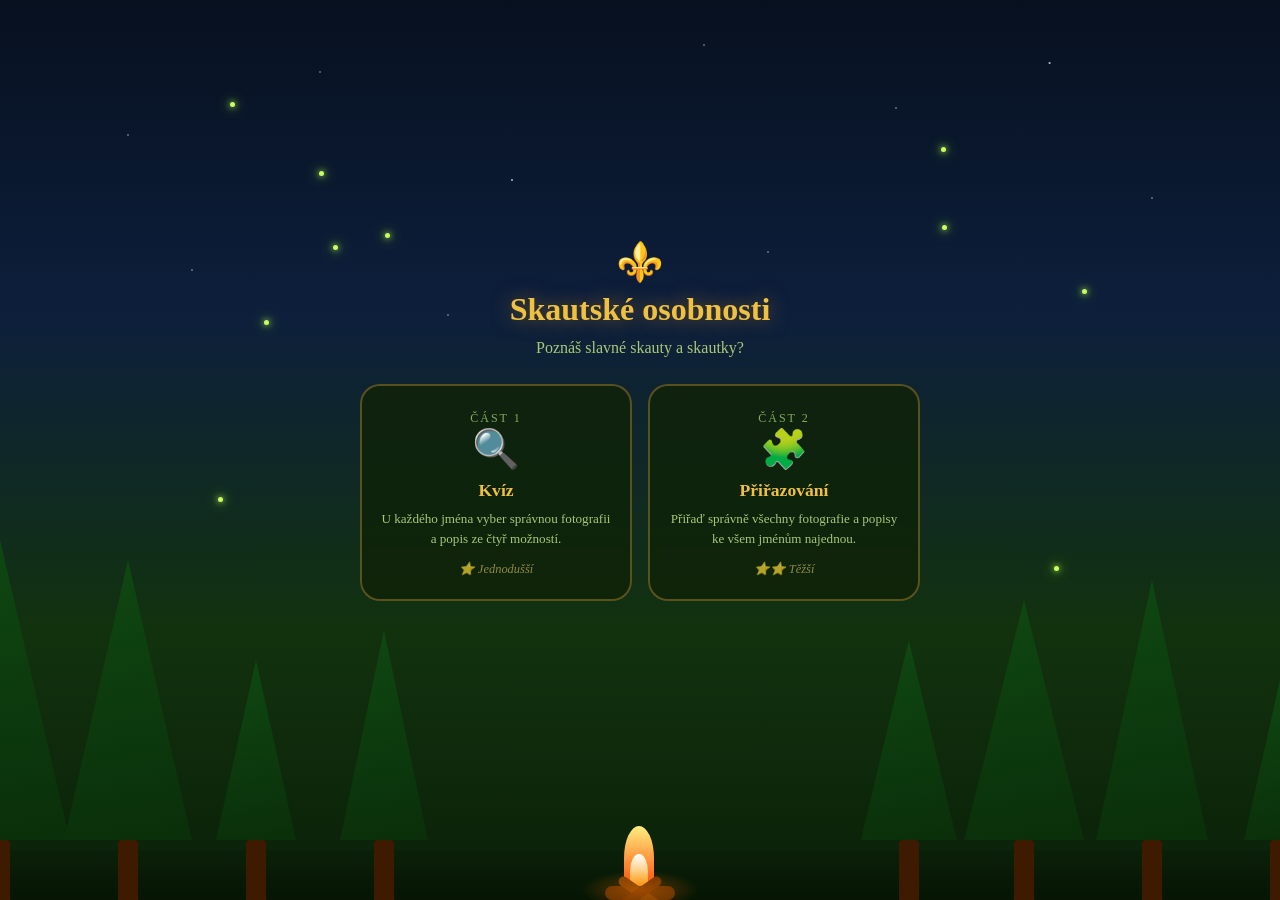
<file: index.html>
<!DOCTYPE html>
<html lang="cs">
<head>
    <meta charset="UTF-8">
    <meta name="viewport" content="width=device-width, initial-scale=1.0">
    <title>Skautské osobnosti</title>
    <style>
        * { box-sizing: border-box; margin: 0; padding: 0; }

        body {
            font-family: Georgia, serif;
            min-height: 100vh;
            overflow-x: hidden;
            color: #f5ead0;
            display: flex;
            flex-direction: column;
            align-items: center;
            justify-content: center;
            padding: 20px 16px 80px;
        }

        /* ── FOREST BG ── */
        .sky {
            position: fixed; inset: 0;
            background: linear-gradient(180deg, #07101f 0%, #0d1f3c 35%, #12320e 70%, #0a2008 100%);
            z-index: 0;
        }
        .sky::before {
            content: '';
            position: absolute; inset: 0;
            background-image:
                radial-gradient(1px 1px at 10% 15%, white, transparent),
                radial-gradient(1px 1px at 25% 8%,  white, transparent),
                radial-gradient(1.5px 1.5px at 40% 20%, white, transparent),
                radial-gradient(1px 1px at 55% 5%,  white, transparent),
                radial-gradient(1px 1px at 70% 12%, white, transparent),
                radial-gradient(1.5px 1.5px at 82% 7%, white, transparent),
                radial-gradient(1px 1px at 90% 22%, white, transparent),
                radial-gradient(1px 1px at 15% 30%, white, transparent),
                radial-gradient(1px 1px at 60% 28%, white, transparent),
                radial-gradient(1px 1px at 35% 35%, white, transparent);
            animation: twinkle 3s infinite alternate;
        }
        @keyframes twinkle { from { opacity: 0.6; } to { opacity: 1; } }

        .trees {
            position: fixed; bottom: 0; left: 0; right: 0;
            height: 220px; z-index: 2; pointer-events: none;
        }
        /* .tree = wrapper (height = trunk), ::before = crown, ::after = trunk */
        .tree { position: absolute; bottom: 0; width: 0; height: 60px; }
        .tree::before {
            content: ''; position: absolute; bottom: 60px;
            background: linear-gradient(170deg, #0f4812 0%, #0a2f0a 100%);
            clip-path: polygon(50% 0%, 0% 100%, 100% 100%);
        }
        .tree::after {
            content: ''; position: absolute; bottom: 0; left: -10px;
            width: 20px; height: 60px; background: #3d1a00;
            border-radius: 4px 4px 0 0;
        }
        .t3 { left:  0%;  } .t3::before { left:-70px; right:-70px; height:300px; }
        .t7 { left: 10%;  } .t7::before { left:-64px; right:-64px; height:280px; }
        .t4 { left: 20%;  } .t4::before { left:-40px; right:-40px; height:180px; }
        .t6 { left: 30%;  } .t6::before { left:-44px; right:-44px; height:210px; }
        .t2 { right: 29%; } .t2::before { left:-48px; right:-48px; height:200px; }
        .t1 { right: 20%; } .t1::before { left:-60px; right:-60px; height:240px; }
        .t5 { right: 10%; } .t5::before { left:-56px; right:-56px; height:260px; }
        .t8 { right:  0%; } .t8::before { left:-36px; right:-36px; height:160px; }
        @media (max-width: 600px) {
            .trees { height: 220px; }
            .tree  { height: 30px; }
            .tree::before { bottom: 30px; }
            .tree::after  { left: -5px; width: 10px; height: 30px; border-radius: 2px 2px 0 0; }
            .t7, .t6, .t1, .t2 { display: none; }
            .t3::before { left:-35px; right:-35px; height:150px; }
            .t4::before { left:-20px; right:-20px; height: 90px; }
            .t5::before { left:-28px; right:-28px; height:130px; }
            .t8::before { left:-18px; right:-18px; height: 80px; }
        }

        .ground {
            position: fixed; bottom: 0; left: 0; right: 0;
            height: 50px;
            background: linear-gradient(180deg, #0a2008, #061504);
            z-index: 1;
        }

        /* ── FIREFLIES ── */
        .firefly {
            position: fixed;
            width: 5px; height: 5px;
            background: #c8ff60; border-radius: 50%;
            box-shadow: 0 0 6px #c8ff60, 0 0 14px #88ff00;
            pointer-events: none; z-index: 2;
            animation: fireflyFloat linear infinite;
        }
        @keyframes fireflyFloat {
            0%   { transform: translate(0,0);                            opacity: 0;   }
            20%  { opacity: 1; }
            50%  { transform: translate(var(--fx1,40px), var(--fy1,-30px)); opacity: 0.9; }
            80%  { opacity: 0.6; }
            100% { transform: translate(var(--fx2,-20px),var(--fy2,20px)); opacity: 0;   }
        }

        /* ── CAMPFIRE ── */
        .campfire-wrap {
            position: fixed; bottom: 0;
            left: 50%; transform: translateX(-50%);
            z-index: 3;
        }
        .campfire {
            position: relative; width: 80px;
            margin: 0 auto;
            display: flex; justify-content: center; align-items: flex-end; gap: 4px;
        }
        .logs {
            position: absolute; bottom: 0;
            width: 70px; height: 14px;
            background: #5a2e00; border-radius: 8px;
            box-shadow: 0 2px 4px rgba(0,0,0,0.5);
        }
        .logs::before {
            content: ''; position: absolute;
            width: 50px; height: 10px; background: #7a3e00;
            border-radius: 6px; top: 2px; left: 10px; transform: rotate(35deg);
        }
        .logs::after {
            content: ''; position: absolute;
            width: 50px; height: 10px; background: #6a3200;
            border-radius: 6px; top: 2px; left: 10px; transform: rotate(-35deg);
        }
        .flame {
            position: absolute; border-radius: 50% 50% 20% 20%;
            transform-origin: bottom center; bottom: 10px;
        }
        .f1 { width:22px; height:48px; background:linear-gradient(#fff5a0,#ff6600); left:28px; animation:flicker1 0.4s ease-in-out infinite alternate; }
        .f2 { width:30px; height:64px; background:linear-gradient(#ffee80,#ff4400); left:24px; animation:flicker2 0.3s ease-in-out infinite alternate; }
        .f3 { width:18px; height:36px; background:linear-gradient(#ffffff,#ff9900); left:30px; animation:flicker3 0.5s ease-in-out infinite alternate; }
        @keyframes flicker1 { from { transform:scaleX(1)   rotate(-6deg); } to { transform:scaleX(0.85) rotate(4deg);  } }
        @keyframes flicker2 { from { transform:scaleX(0.9) rotate(5deg);  } to { transform:scaleX(1.1)  rotate(-4deg); } }
        @keyframes flicker3 { from { transform:scaleX(1.1) rotate(-8deg); } to { transform:scaleX(0.8)  rotate(7deg);  } }
        .ember { position:absolute; width:4px; height:4px; background:#ff6600; border-radius:50%; bottom:10px; }
        .e1 { left:30px; animation:emberFloat 1.2s ease-out infinite; }
        .e2 { left:40px; animation:emberFloat 1.5s ease-out infinite 0.4s; }
        .e3 { left:50px; animation:emberFloat 1.1s ease-out infinite 0.8s; }
        @keyframes emberFloat {
            0%   { transform:translate(0,0) scale(1); opacity:1; }
            100% { transform:translate(var(--ex,-10px),-60px) scale(0); opacity:0; }
        }
        .e1 { --ex:-12px; } .e2 { --ex:5px; } .e3 { --ex:18px; }
        .glow {
            position:absolute; bottom:-10px; left:50%; transform:translateX(-50%);
            width:120px; height:40px;
            background:radial-gradient(ellipse, rgba(255,120,0,0.35) 0%, transparent 70%);
            border-radius:50%; animation:glowPulse 1s ease-in-out infinite alternate;
        }
        @keyframes glowPulse {
            from { opacity:0.7; transform:translateX(-50%) scale(1); }
            to   { opacity:1;   transform:translateX(-50%) scale(1.15); }
        }

        /* ── CONTENT ── */
        .content {
            position: relative; z-index: 5;
            display: flex; flex-direction: column;
            align-items: center; gap: 24px;
            width: 100%; max-width: 560px;
        }

        .title-area { text-align: center; }
        .title-lily { font-size: 2.4rem; }
        h1 {
            font-size: 2rem;
            color: #f0c040;
            text-shadow: 0 0 20px rgba(240,160,0,0.5);
            margin: 6px 0 8px;
        }
        .subtitle { font-size: 1rem; color: #a8c878; line-height: 1.5; }

        /* ── GAME CARDS ── */
        .game-cards {
            display: grid;
            grid-template-columns: 1fr 1fr;
            gap: 16px;
            width: 100%;
        }
        @media (max-width: 440px) {
            .game-cards { grid-template-columns: 1fr; }
        }

        .game-card {
            display: block;
            text-decoration: none;
            background: rgba(15, 35, 8, 0.82);
            border: 2px solid rgba(180,140,50,0.45);
            border-radius: 20px;
            padding: 22px 18px;
            text-align: center;
            color: #f5ead0;
            transition: transform 0.18s, border-color 0.18s, box-shadow 0.18s;
            backdrop-filter: blur(4px);
        }
        .game-card:hover {
            transform: translateY(-4px) scale(1.02);
            border-color: #f0a500;
            box-shadow: 0 8px 28px rgba(240,165,0,0.25);
        }
        .game-card:active { transform: scale(0.97); }

        .card-part {
            font-size: 0.75rem;
            letter-spacing: 2px;
            color: #88aa60;
            text-transform: uppercase;
            margin-bottom: 6px;
        }
        .card-emoji { font-size: 2.4rem; display: block; margin-bottom: 8px; }
        .card-title {
            font-size: 1.1rem;
            font-weight: bold;
            color: #f0c040;
            margin-bottom: 8px;
        }
        .card-desc {
            font-size: 0.82rem;
            color: #a8c878;
            line-height: 1.5;
        }
        .card-difficulty {
            margin-top: 12px;
            font-size: 0.78rem;
            color: rgba(200,180,100,0.7);
            font-style: italic;
        }
    </style>
</head>
<body>

<div class="sky"></div>
<div class="trees">
    <div class="tree t1"></div><div class="tree t2"></div><div class="tree t3"></div>
    <div class="tree t4"></div><div class="tree t5"></div><div class="tree t6"></div>
    <div class="tree t7"></div><div class="tree t8"></div>
</div>
<div class="ground"></div>
<div class="fireflies" id="fireflies"></div>

<div class="campfire-wrap">
    <div class="campfire">
        <div class="flame f1"></div>
        <div class="flame f2"></div>
        <div class="flame f3"></div>
        <div class="ember e1"></div>
        <div class="ember e2"></div>
        <div class="ember e3"></div>
        <div class="logs"></div>
    </div>
    <div class="glow"></div>
</div>

<div class="content">

    <div class="title-area">
        <div class="title-lily">⚜️</div>
        <h1>Skautské osobnosti</h1>
        <p class="subtitle">Poznáš slavné skauty a skautky?</p>
    </div>

    <div class="game-cards">
        <a class="game-card" href="cast1.html">
            <span class="card-part">Část 1</span>
            <span class="card-emoji">🔍</span>
            <div class="card-title">Kvíz</div>
            <p class="card-desc">U každého jména vyber správnou fotografii a popis ze čtyř možností.</p>
            <p class="card-difficulty">⭐ Jednodušší</p>
        </a>
        <a class="game-card" href="cast2.html">
            <span class="card-part">Část 2</span>
            <span class="card-emoji">🧩</span>
            <div class="card-title">Přiřazování</div>
            <p class="card-desc">Přiřaď správně všechny fotografie a popisy ke všem jménům najednou.</p>
            <p class="card-difficulty">⭐⭐ Těžší</p>
        </a>
    </div>

</div>

<script>
    const container = document.getElementById('fireflies');
    for (let i = 0; i < 10; i++) {
        const ff = document.createElement('div');
        ff.className = 'firefly';
        ff.style.left              = (Math.random() * 90 + 5) + 'vw';
        ff.style.top               = (Math.random() * 60 + 5) + 'vh';
        ff.style.animationDuration = (3 + Math.random() * 5)  + 's';
        ff.style.animationDelay    = (Math.random() * 6)       + 's';
        const r = () => (Math.random() * 80 - 40).toFixed(0) + 'px';
        ff.style.setProperty('--fx1', r());
        ff.style.setProperty('--fy1', r());
        ff.style.setProperty('--fx2', r());
        ff.style.setProperty('--fy2', r());
        container.appendChild(ff);
    }
</script>

</body>
</html>
</file>
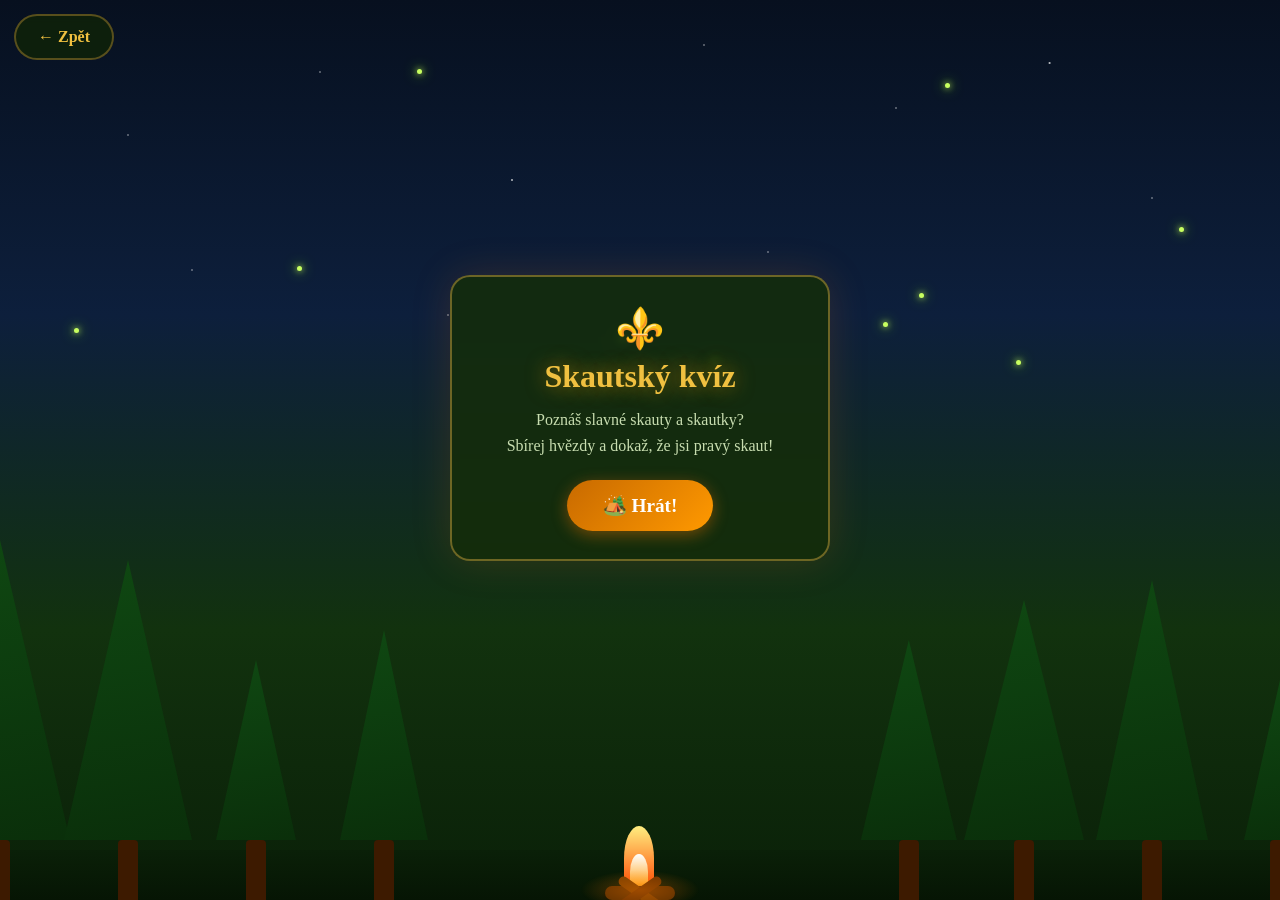
<file: cast1.html>
<!DOCTYPE html>
<html lang="cs">
<head>
    <meta charset="UTF-8">
    <meta name="viewport" content="width=device-width, initial-scale=1.0">
    <title>Skautský kvíz 🏕️</title>
    <link rel="stylesheet" href="style3.css">
    <link rel="stylesheet" href="print.css" media="print">
</head>
<body>

<a class="btn-home" href="index.html">← Zpět</a>

<!-- Atmosféra – vždy v pozadí -->
<div class="sky" id="sky"></div>
<div class="trees">
    <div class="tree t1"></div><div class="tree t2"></div><div class="tree t3"></div>
    <div class="tree t4"></div><div class="tree t5"></div><div class="tree t6"></div>
    <div class="tree t7"></div><div class="tree t8"></div>
</div>
<div class="ground"></div>
<div class="fireflies" id="fireflies"></div>
<div class="squirrel" id="squirrel">🐿️</div>
<div class="squirrel-bubble" id="squirrel-bubble"></div>
<div class="bird" id="bird">🦉</div>

<!-- ÚVOD -->
<div class="campfire-wrap">
    <div class="campfire">
        <div class="flame f1"></div>
        <div class="flame f2"></div>
        <div class="flame f3"></div>
        <div class="ember e1"></div>
        <div class="ember e2"></div>
        <div class="ember e3"></div>
        <div class="logs"></div>
    </div>
    <div class="glow"></div>
</div>
<div id="screen-intro" class="screen">
    <div class="intro-card">
        <div class="intro-badge">⚜️</div>
        <h1>Skautský kvíz</h1>
        <p>Poznáš slavné skauty a skautky?<br>Sbírej hvězdy a dokaž, že jsi pravý skaut!</p>
        <button class="btn-start" id="btn-start">🏕️ Hrát!</button>
    </div>
</div>

<!-- KVÍZ -->
<div id="screen-quiz" class="screen hidden">
    <div class="quiz-header">
        <div class="stars-row" id="stars-row"></div>
        <div class="question-counter" id="question-counter"></div>
        <button class="btn-restart" id="btn-restart">↺ Začít znovu</button>
    </div>
    <div class="quiz-card" id="quiz-card">
        <div class="quiz-phase-label" id="quiz-phase-label"></div>
        <div class="quiz-name" id="quiz-name"></div>

        <!-- Fáze 1: výběr fotky -->
        <div id="phase-photo">
            <p class="quiz-prompt">📷 Vyber správnou fotografii:</p>
            <div class="photo-options-grid" id="photo-options-grid"></div>
        </div>

        <!-- Fáze 2: výběr textu -->
        <div id="phase-text" class="hidden">
            <p class="quiz-prompt">📝 Vyber správný popis:</p>
            <div class="options-grid" id="options-grid"></div>
        </div>
    </div>
</div>

<!-- VÝSLEDEK -->
<div id="screen-result" class="screen hidden">
    <div class="result-card">
        <div class="result-campfire" id="result-campfire"></div>
        <h2 id="result-title"></h2>
        <div class="result-stars" id="result-stars"></div>
        <p id="result-msg"></p>
        <div class="result-actions">
            <button class="btn-play-again" id="btn-play-again">🔄 Hrát znovu</button>
            <button class="btn-print-result" id="btn-print-result">🖨️ Vytisknout</button>
        </div>
    </div>
</div>

<!-- Tiskový pohled -->
<div id="print-view">
    <div class="print-header">
        <span>⚜️</span>
        <h1>Skautské osobnosti</h1>
    </div>
    <div class="print-grid" id="print-grid"></div>
</div>

<script src="game3.js"></script>
</body>
</html>
</file>
<file: style3.css>
* { box-sizing: border-box; margin: 0; padding: 0; }

body {
    font-family: 'Georgia', serif;
    min-height: 100vh;
    overflow-x: hidden;
    color: #f5ead0;
    position: relative;
}

/* ════════════════════════════════════════
   FOREST BACKGROUND
════════════════════════════════════════ */

.sky {
    position: fixed;
    inset: 0;
    background: linear-gradient(180deg,
        #07101f 0%,
        #0d1f3c 35%,
        #12320e 70%,
        #0a2008 100%);
    z-index: 0;
}

/* Stars in the sky */
.sky::before {
    content: '';
    position: absolute;
    inset: 0;
    background-image:
        radial-gradient(1px 1px at 10% 15%, white, transparent),
        radial-gradient(1px 1px at 25% 8%,  white, transparent),
        radial-gradient(1.5px 1.5px at 40% 20%, white, transparent),
        radial-gradient(1px 1px at 55% 5%,  white, transparent),
        radial-gradient(1px 1px at 70% 12%, white, transparent),
        radial-gradient(1.5px 1.5px at 82% 7%,  white, transparent),
        radial-gradient(1px 1px at 90% 22%, white, transparent),
        radial-gradient(1px 1px at 15% 30%, white, transparent),
        radial-gradient(1px 1px at 60% 28%, white, transparent),
        radial-gradient(1px 1px at 35% 35%, white, transparent);
    animation: twinkle 3s infinite alternate;
}
@keyframes twinkle {
    from { opacity: 0.6; }
    to   { opacity: 1; }
}

/* Trees */
.trees {
    position: fixed;
    bottom: 0;
    left: 0; right: 0;
    height: 380px;
    z-index: 2;
    pointer-events: none;
}
/* .tree = invisible wrapper (height = trunk), ::before = crown, ::after = trunk */
.tree {
    position: absolute; bottom: 0;
    width: 0; height: 60px;
}
.tree::before { /* crown */
    content: ''; position: absolute; bottom: 60px;
    background: linear-gradient(170deg, #0f4812 0%, #0a2f0a 100%);
    clip-path: polygon(50% 0%, 0% 100%, 100% 100%);
}
.tree::after { /* trunk */
    content: ''; position: absolute; bottom: 0; left: -10px;
    width: 20px; height: 60px; background: #3d1a00;
    border-radius: 4px 4px 0 0;
}
/* Positions (asymmetric L/R) and crown sizes */
.t3 { left:  0%;  } .t3::before { left:-70px; right:-70px; height:300px; }
.t7 { left: 10%;  } .t7::before { left:-64px; right:-64px; height:280px; }
.t4 { left: 20%;  } .t4::before { left:-40px; right:-40px; height:180px; }
.t6 { left: 30%;  } .t6::before { left:-44px; right:-44px; height:210px; }
.t2 { right: 29%; } .t2::before { left:-48px; right:-48px; height:200px; }
.t1 { right: 20%; } .t1::before { left:-60px; right:-60px; height:240px; }
.t5 { right: 10%; } .t5::before { left:-56px; right:-56px; height:260px; }
.t8 { right:  0%; } .t8::before { left:-36px; right:-36px; height:160px; }

@media (max-width: 600px) {
    .trees { height: 220px; }
    .tree  { height: 30px; }
    .tree::before { bottom: 30px; }
    .tree::after  { left: -5px; width: 10px; height: 30px; border-radius: 2px 2px 0 0; }
    .t7, .t6, .t1, .t2 { display: none; }
    .t3::before { left:-35px; right:-35px; height:150px; }
    .t4::before { left:-20px; right:-20px; height: 90px; }
    .t5::before { left:-28px; right:-28px; height:130px; }
    .t8::before { left:-18px; right:-18px; height: 80px; }
}

.ground {
    position: fixed;
    bottom: 0; left: 0; right: 0;
    height: 50px;
    background: linear-gradient(180deg, #0a2008, #061504);
    z-index: 1;
}

/* ════════════════════════════════════════
   FIREFLIES
════════════════════════════════════════ */

.firefly {
    position: fixed;
    width: 5px; height: 5px;
    background: #c8ff60;
    border-radius: 50%;
    box-shadow: 0 0 6px #c8ff60, 0 0 14px #88ff00;
    pointer-events: none;
    z-index: 2;
    animation: fireflyFloat linear infinite;
}
@keyframes fireflyFloat {
    0%   { transform: translate(0, 0);       opacity: 0;   }
    20%  { opacity: 1; }
    50%  { transform: translate(40px, -30px); opacity: 0.9; }
    80%  { opacity: 0.6; }
    100% { transform: translate(-20px, 20px); opacity: 0;  }
}

/* ════════════════════════════════════════
   SQUIRREL & BIRD
════════════════════════════════════════ */

.squirrel, .bird {
    position: fixed;
    font-size: 4.4rem;
    z-index: 10;
    pointer-events: none;
    bottom: 55px;
    left: -80px;
    opacity: 0;
}

.squirrel-bubble {
    position: fixed;
    bottom: 140px;
    left: 0;
    background: rgba(255, 252, 230, 0.97);
    color: #2c1810;
    border: 2px solid #c8a030;
    border-radius: 14px;
    padding: 8px 14px;
    font-size: 0.88rem;
    font-family: Georgia, serif;
    white-space: nowrap;
    display: none;
    z-index: 11;
    box-shadow: 0 3px 14px rgba(0,0,0,0.35);
    pointer-events: none;
    animation: bubbleIn 0.3s cubic-bezier(0.34,1.56,0.64,1);
}
.squirrel-bubble::after {
    content: '';
    position: absolute;
    bottom: -10px;
    left: 18px;
    width: 0; height: 0;
    border-left: 9px solid transparent;
    border-right: 9px solid transparent;
    border-top: 10px solid rgba(255,252,230,0.97);
}
@keyframes bubbleIn {
    from { transform: scale(0.6) translateY(10px); opacity: 0; }
    to   { transform: scale(1)   translateY(0);    opacity: 1; }
}

.bird { bottom: auto; top: 80px; font-size: 3.2rem; }
@keyframes birdFly {
    0%   { left: -60px; top: 80px;  opacity: 1; }
    50%  { top: 50px; }
    100% { left: calc(100vw + 60px); top: 90px; opacity: 1; }
}
.bird.flying { animation: birdFly 5s linear forwards; }

/* ════════════════════════════════════════
   SCREENS
════════════════════════════════════════ */

.screen {
    position: relative;
    z-index: 5;
    min-height: 100vh;
    display: flex;
    flex-direction: column;
    align-items: center;
    justify-content: center;
    padding: 16px 16px 80px;
}
.screen.hidden { display: none; }

/* ════════════════════════════════════════
   CAMPFIRE (intro)
════════════════════════════════════════ */

.campfire-wrap {
    position: fixed; bottom: 0;
    left: 50%; transform: translateX(-50%);
    z-index: 3; pointer-events: none;
}
.campfire {
    position: relative;
    width: 80px;
    margin: 0 auto;
    display: flex;
    justify-content: center;
    align-items: flex-end;
    gap: 4px;
}
.logs {
    position: absolute;
    bottom: 0;
    width: 70px; height: 14px;
    background: #5a2e00;
    border-radius: 8px;
    box-shadow: 0 2px 4px rgba(0,0,0,0.5);
}
.logs::before {
    content: '';
    position: absolute;
    width: 50px; height: 10px;
    background: #7a3e00;
    border-radius: 6px;
    top: 2px; left: 10px;
    transform: rotate(35deg);
}
.logs::after {
    content: '';
    position: absolute;
    width: 50px; height: 10px;
    background: #6a3200;
    border-radius: 6px;
    top: 2px; left: 10px;
    transform: rotate(-35deg);
}
.flame {
    position: absolute;
    border-radius: 50% 50% 20% 20%;
    transform-origin: bottom center;
    bottom: 10px;
}
.f1 { width: 22px; height: 48px; background: linear-gradient(#fff5a0, #ff6600); left: 28px; animation: flicker1 0.4s ease-in-out infinite alternate; }
.f2 { width: 30px; height: 64px; background: linear-gradient(#ffee80, #ff4400); left: 24px; animation: flicker2 0.3s ease-in-out infinite alternate; }
.f3 { width: 18px; height: 36px; background: linear-gradient(#ffffff, #ff9900); left: 30px; animation: flicker3 0.5s ease-in-out infinite alternate; }
@keyframes flicker1 { from { transform: scaleX(1)   rotate(-6deg); } to { transform: scaleX(0.85) rotate(4deg); } }
@keyframes flicker2 { from { transform: scaleX(0.9) rotate(5deg);  } to { transform: scaleX(1.1)  rotate(-4deg); } }
@keyframes flicker3 { from { transform: scaleX(1.1) rotate(-8deg); } to { transform: scaleX(0.8)  rotate(7deg); } }

.ember {
    position: absolute;
    width: 4px; height: 4px;
    background: #ff6600;
    border-radius: 50%;
    bottom: 10px;
}
.e1 { left: 30px; animation: emberFloat 1.2s ease-out infinite; }
.e2 { left: 40px; animation: emberFloat 1.5s ease-out infinite 0.4s; }
.e3 { left: 50px; animation: emberFloat 1.1s ease-out infinite 0.8s; }
@keyframes emberFloat {
    0%   { transform: translate(0, 0)     scale(1);   opacity: 1; }
    100% { transform: translate(var(--ex, -10px), -60px) scale(0); opacity: 0; }
}
.e1 { --ex: -12px; }
.e2 { --ex: 5px; }
.e3 { --ex: 18px; }

.glow {
    position: absolute;
    bottom: -10px; left: 50%; transform: translateX(-50%);
    width: 120px; height: 40px;
    background: radial-gradient(ellipse, rgba(255,120,0,0.35) 0%, transparent 70%);
    border-radius: 50%;
    animation: glowPulse 1s ease-in-out infinite alternate;
}
@keyframes glowPulse {
    from { opacity: 0.7; transform: translateX(-50%) scale(1); }
    to   { opacity: 1;   transform: translateX(-50%) scale(1.15); }
}

/* ════════════════════════════════════════
   INTRO CARD
════════════════════════════════════════ */

.intro-card {
    background: rgba(20, 45, 10, 0.85);
    border: 2px solid rgba(200, 160, 60, 0.5);
    border-radius: 20px;
    padding: 28px 32px;
    text-align: center;
    backdrop-filter: blur(4px);
    box-shadow: 0 0 40px rgba(255,120,0,0.15);
    max-width: 380px;
    width: 100%;
}
.intro-badge { font-size: 2.5rem; margin-bottom: 6px; }
.intro-card h1 {
    font-size: 2rem;
    color: #f0c040;
    text-shadow: 0 0 20px rgba(240,160,0,0.6);
    margin-bottom: 12px;
}
.intro-card p {
    font-size: 1rem;
    color: #c8ddb0;
    line-height: 1.6;
    margin-bottom: 22px;
}
.btn-start {
    background: linear-gradient(135deg, #c86a00, #ff9900);
    color: #fff;
    border: none;
    border-radius: 30px;
    padding: 14px 36px;
    font-size: 1.2rem;
    font-family: inherit;
    font-weight: bold;
    cursor: pointer;
    box-shadow: 0 4px 16px rgba(255,120,0,0.4);
    transition: transform 0.15s, box-shadow 0.15s;
}
.btn-start:hover {
    transform: scale(1.06);
    box-shadow: 0 6px 24px rgba(255,120,0,0.6);
}
.btn-start:active { transform: scale(0.97); }

/* ════════════════════════════════════════
   QUIZ HEADER
════════════════════════════════════════ */

.quiz-header {
    display: flex;
    flex-direction: column;
    align-items: center;
    gap: 6px;
    margin-bottom: 18px;
    width: 100%;
    max-width: 480px;
}
.btn-restart {
    margin-top: 4px;
    padding: 6px 16px;
    background: rgba(255,255,255,0.07);
    border: 1px solid rgba(200,160,60,0.4);
    border-radius: 20px;
    color: #c8a840;
    font-size: 0.82rem;
    cursor: pointer;
    transition: background 0.2s, border-color 0.2s;
}
.btn-restart:hover {
    background: rgba(200,160,60,0.15);
    border-color: #c8a840;
}
.stars-row {
    display: flex;
    gap: 6px;
}
.star-slot {
    font-size: 1.6rem;
    filter: grayscale(1) brightness(0.4);
    transition: filter 0.3s, transform 0.3s;
}
.star-slot.earned {
    filter: none;
    animation: starPop 0.4s cubic-bezier(0.34,1.56,0.64,1);
}
@keyframes starPop {
    0%   { transform: scale(0) rotate(-30deg); }
    100% { transform: scale(1) rotate(0deg); }
}
.question-counter {
    font-size: 0.85rem;
    color: #a8c878;
    letter-spacing: 1px;
}

/* ════════════════════════════════════════
   QUIZ CARD
════════════════════════════════════════ */

.quiz-card {
    background: rgba(15, 35, 8, 0.88);
    border: 2px solid rgba(180,140,50,0.45);
    border-radius: 20px;
    padding: 22px 18px;
    max-width: 480px;
    width: 100%;
    backdrop-filter: blur(6px);
    box-shadow: 0 8px 32px rgba(0,0,0,0.5);
}

@keyframes cardIn {
    from { opacity: 0; transform: translateY(24px) scale(0.96); }
    to   { opacity: 1; transform: translateY(0)    scale(1); }
}
@keyframes cardShake {
    0%,100% { transform: translateX(0); }
    20%     { transform: translateX(-10px); }
    40%     { transform: translateX(10px); }
    60%     { transform: translateX(-7px); }
    80%     { transform: translateX(7px); }
}
.quiz-card.animate-in    { animation: cardIn    0.35s ease forwards; }
.quiz-card.animate-shake { animation: cardShake 0.45s ease; }

.quiz-phase-label {
    text-align: center;
    font-size: 0.75rem;
    letter-spacing: 2px;
    color: #88aa60;
    text-transform: uppercase;
    margin-bottom: 4px;
}
.quiz-name {
    font-size: 1.15rem;
    font-weight: bold;
    color: #f0c040;
    text-align: center;
    text-shadow: 0 0 10px rgba(240,160,0,0.4);
    margin-bottom: 14px;
}

/* Fáze 1 – výběr fotky */
.photo-options-grid {
    display: grid;
    grid-template-columns: repeat(2, 1fr);
    gap: 10px;
    margin-top: 4px;
}
.photo-option-btn {
    background: none;
    border: 3px solid rgba(100,160,60,0.35);
    border-radius: 12px;
    cursor: pointer;
    overflow: hidden;
    padding: 0;
    aspect-ratio: 1;
    transition: border-color 0.15s, transform 0.12s, box-shadow 0.15s;
}
.photo-option-btn img {
    width: 100%;
    height: 100%;
    object-fit: cover;
    display: block;
}
.photo-option-btn:hover:not(:disabled) {
    border-color: rgba(240,160,0,0.8);
    transform: scale(1.04);
    box-shadow: 0 0 12px rgba(240,160,0,0.3);
}
.photo-option-btn:disabled { cursor: default; }
.photo-option-btn.correct {
    border-color: #60d040;
    box-shadow: 0 0 18px rgba(80,220,80,0.55);
    animation: correctFlash 0.4s ease;
}
.photo-option-btn.wrong {
    border-color: #e05050;
    box-shadow: 0 0 14px rgba(220,80,80,0.45);
}

/* Fáze 2 – potvrzená fotka + výběr textu */
.confirmed-photo-wrap {
    display: flex;
    justify-content: center;
    margin-bottom: 12px;
}
.confirmed-photo {
    width: 90px;
    height: 90px;
    object-fit: cover;
    border-radius: 50%;
    border: 3px solid #c8a030;
    box-shadow: 0 0 0 3px rgba(200,160,48,0.2), 0 4px 14px rgba(0,0,0,0.4);
}

.quiz-prompt {
    text-align: center;
    color: #a8c878;
    font-size: 0.9rem;
    margin-bottom: 14px;
    font-style: italic;
}

.options-grid {
    display: flex;
    flex-direction: column;
    gap: 10px;
}
.option-btn {
    background: rgba(40, 80, 20, 0.7);
    border: 2px solid rgba(100, 160, 60, 0.4);
    border-radius: 12px;
    color: #d8f0b0;
    font-family: inherit;
    font-size: 0.95rem;
    padding: 12px 16px;
    cursor: pointer;
    text-align: left;
    transition: background 0.15s, border-color 0.15s, transform 0.12s;
    line-height: 1.4;
}
.option-btn:hover:not(:disabled) {
    background: rgba(60, 110, 30, 0.85);
    border-color: rgba(140, 200, 80, 0.7);
    transform: translateX(4px);
}
.option-btn:disabled { cursor: default; }
.option-btn.correct {
    background: rgba(30, 120, 30, 0.9);
    border-color: #60d040;
    color: #fff;
    animation: correctFlash 0.4s ease;
}
.option-btn.wrong {
    background: rgba(160, 20, 20, 0.85);
    border-color: #e05050;
    color: #fff;
}
@keyframes correctFlash {
    0%   { box-shadow: 0 0 0 rgba(80,220,80,0); }
    50%  { box-shadow: 0 0 24px rgba(80,220,80,0.7); }
    100% { box-shadow: 0 0 0 rgba(80,220,80,0); }
}

/* ════════════════════════════════════════
   RESULT
════════════════════════════════════════ */

.result-card {
    background: rgba(15, 35, 8, 0.9);
    border: 2px solid rgba(200,160,50,0.5);
    border-radius: 24px;
    padding: 30px 28px;
    max-width: 420px;
    width: 100%;
    text-align: center;
    backdrop-filter: blur(8px);
    box-shadow: 0 8px 40px rgba(0,0,0,0.6);
    animation: cardIn 0.4s ease;
}
.result-campfire { font-size: 3rem; margin-bottom: 8px; }
.result-card h2 {
    font-size: 1.6rem;
    color: #f0c040;
    margin-bottom: 12px;
    text-shadow: 0 0 16px rgba(240,160,0,0.5);
}
.result-stars { font-size: 2rem; margin-bottom: 12px; letter-spacing: 4px; }
.result-card p {
    font-size: 1rem;
    color: #c8ddb0;
    line-height: 1.6;
    margin-bottom: 22px;
}
.result-actions {
    display: flex;
    gap: 12px;
    justify-content: center;
    flex-wrap: wrap;
}
.btn-play-again {
    background: linear-gradient(135deg, #c86a00, #ff9900);
    color: #fff;
    border: none;
    border-radius: 25px;
    padding: 12px 26px;
    font-size: 1rem;
    font-family: inherit;
    font-weight: bold;
    cursor: pointer;
    transition: transform 0.12s;
}
.btn-play-again:hover { transform: scale(1.05); }
.btn-play-again:active { transform: scale(0.96); }

.btn-print-result {
    background: rgba(60,60,60,0.8);
    color: #ccc;
    border: 1px solid #555;
    border-radius: 25px;
    padding: 12px 26px;
    font-size: 1rem;
    font-family: inherit;
    cursor: pointer;
    transition: transform 0.12s;
}
.btn-print-result:hover { transform: scale(1.05); }

/* ════════════════════════════════════════
   CONFETTI
════════════════════════════════════════ */

.confetti-piece {
    position: fixed;
    top: -20px;
    width: 10px; height: 10px;
    border-radius: 2px;
    pointer-events: none;
    z-index: 99;
    animation: confettiFall linear forwards;
}
@keyframes confettiFall {
    0%   { transform: translateY(0) rotate(0deg);    opacity: 1; }
    100% { transform: translateY(110vh) rotate(720deg); opacity: 0; }
}

/* ── BACK BUTTON ── */
.btn-home {
    position: fixed;
    top: 14px; left: 14px;
    z-index: 20;
    background: rgba(15, 35, 8, 0.82);
    border: 2px solid rgba(180,140,50,0.45);
    border-radius: 25px;
    padding: 12px 22px;
    font-size: 1rem;
    color: #f0c040;
    text-decoration: none;
    font-family: Georgia, serif;
    font-weight: bold;
    transition: background 0.15s, border-color 0.15s;
    backdrop-filter: blur(4px);
}
.btn-home:hover {
    background: rgba(30, 60, 15, 0.92);
    border-color: #f0a500;
}

/* ════════════════════════════════════════
   PRINT
════════════════════════════════════════ */

#print-view { display: none; }
</file>
<file: print.css>
@media print {
    /* Schovat úplně vše */
    * {
        visibility: hidden !important;
    }

    /* Zobrazit jen tiskový pohled */
    #print-view,
    #print-view * {
        visibility: visible !important;
    }

    #print-view {
        position: absolute !important;
        top: 0 !important;
        left: 0 !important;
        width: 100% !important;
        background: white !important;
        padding: 16px !important;
        display: block !important;
    }

    .print-header {
        text-align: center;
        margin-bottom: 16px;
        padding-bottom: 10px;
        border-bottom: 2px solid #2d5a1b;
        font-family: Georgia, serif;
        color: #2d5a1b;
    }
    .print-header h1 {
        font-size: 18pt;
        margin-top: 4px;
    }

    .print-grid {
        display: grid !important;
        grid-template-columns: repeat(4, 1fr);
        gap: 12px;
    }

    .print-card {
        border: 2px solid #2d5a1b;
        border-radius: 10px;
        padding: 10px 8px;
        text-align: center;
        break-inside: avoid;
        background: white;
        font-family: Georgia, serif;
    }

    .print-card img {
        width: 100%;
        aspect-ratio: 1;
        object-fit: cover;
        border-radius: 8px;
        margin-bottom: 6px;
        display: block;
    }

    .print-name {
        font-weight: bold;
        font-size: 9pt;
        color: #2d5a1b;
        margin-bottom: 4px;
    }

    .print-text {
        font-size: 8pt;
        color: #2c1810;
        line-height: 1.4;
    }
}
</file>
